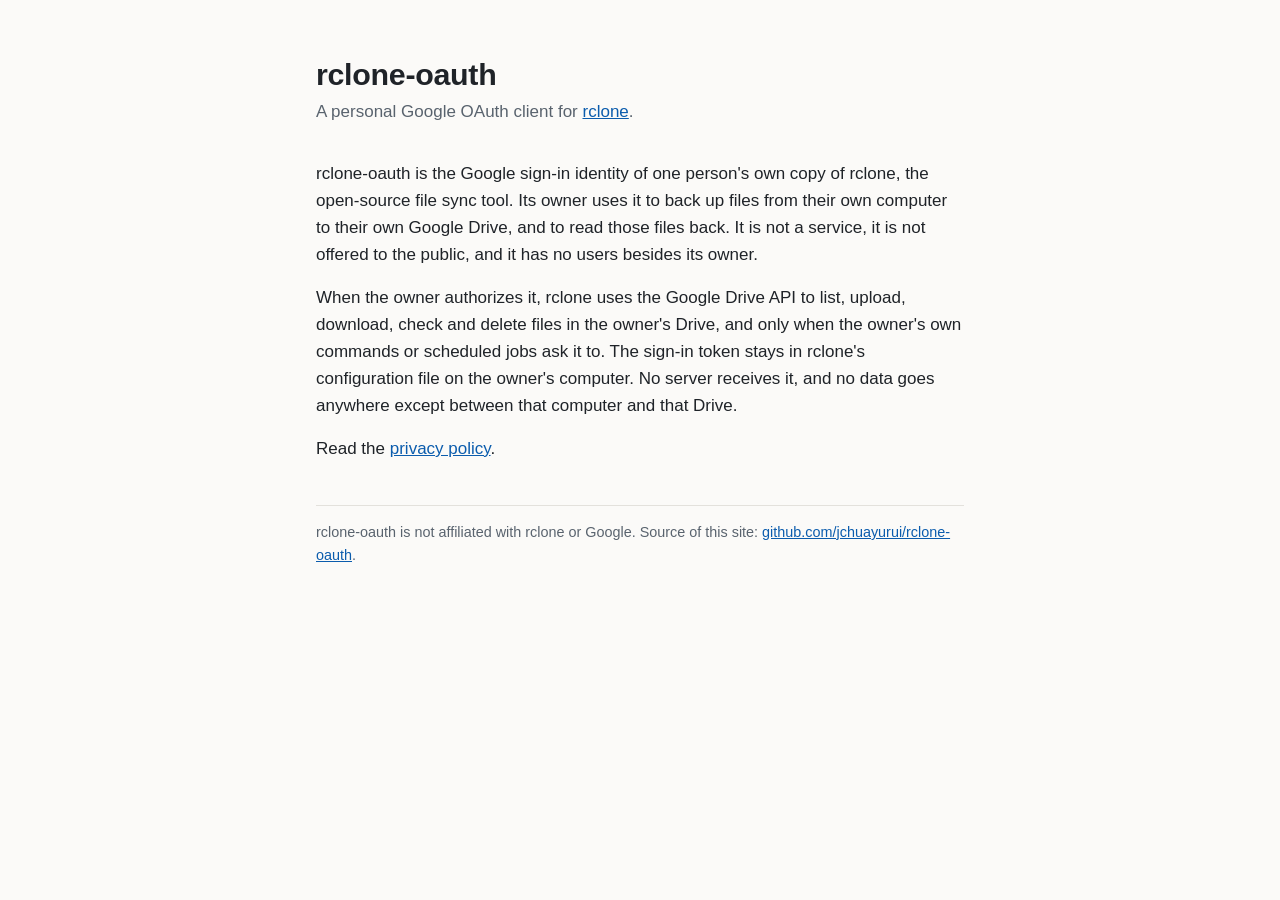
<file: index.html>
<!doctype html>
<html lang="en">
<head>
  <meta charset="utf-8">
  <meta name="viewport" content="width=device-width, initial-scale=1">
  <title>rclone-oauth</title>
  <meta name="description" content="rclone-oauth: a personal Google OAuth client that lets rclone back up its owner's files to their own Google Drive.">
  <link rel="stylesheet" href="style.css">
</head>
<body>
<main>
  <h1>rclone-oauth</h1>
  <p class="lede">A personal Google OAuth client for <a href="https://rclone.org/">rclone</a>.</p>

  <p>rclone-oauth is the Google sign-in identity of one person's own copy of rclone, the open-source file sync tool.
    Its owner uses it to back up files from their own computer to their own Google Drive, and to read those files
    back. It is not a service, it is not offered to the public, and it has no users besides its owner.</p>

  <p>When the owner authorizes it, rclone uses the Google Drive API to list, upload, download, check and delete files
    in the owner's Drive, and only when the owner's own commands or scheduled jobs ask it to. The sign-in token stays
    in rclone's configuration file on the owner's computer. No server receives it, and no data goes anywhere except
    between that computer and that Drive.</p>

  <p>Read the <a href="privacy.html">privacy policy</a>.</p>

  <footer>
    rclone-oauth is not affiliated with rclone or Google.
    Source of this site: <a href="https://github.com/jchuayurui/rclone-oauth">github.com/jchuayurui/rclone-oauth</a>.
  </footer>
</main>
</body>
</html>
</file>
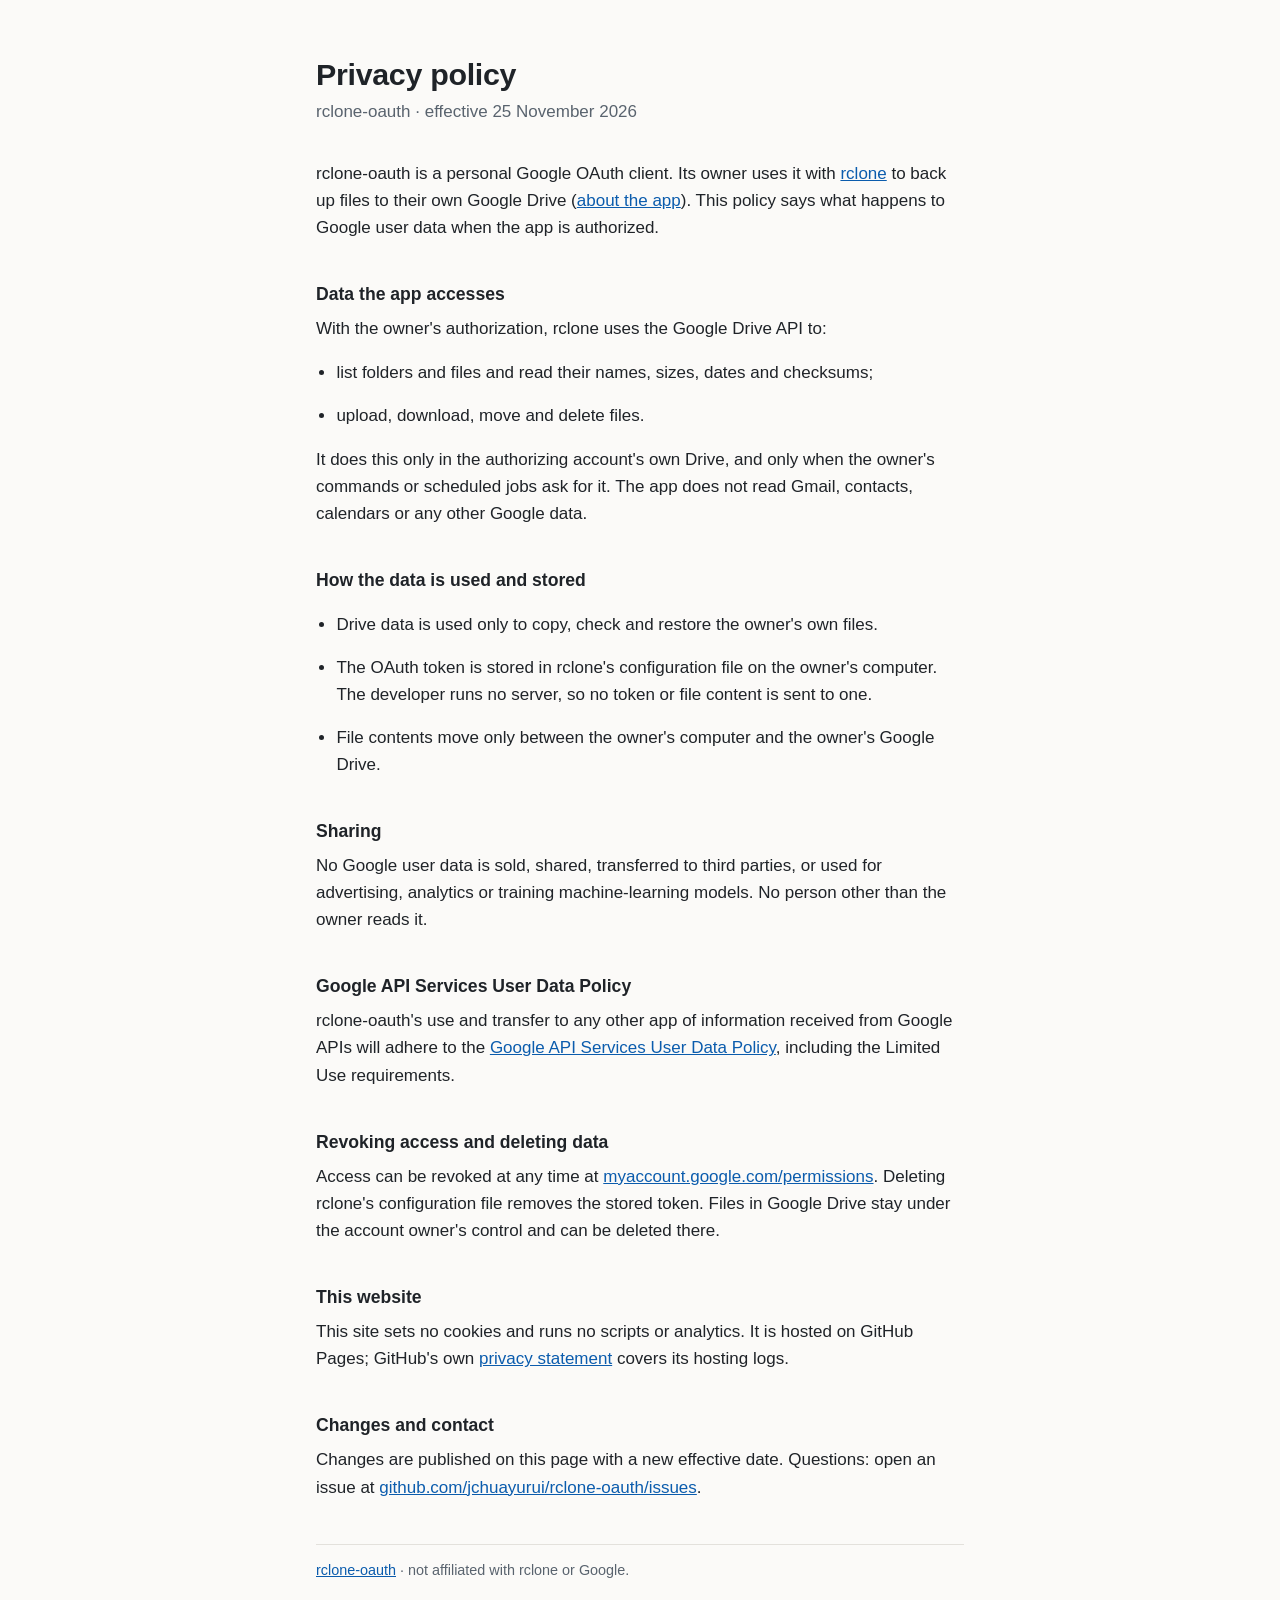
<file: privacy.html>
<!doctype html>
<html lang="en">
<head>
  <meta charset="utf-8">
  <meta name="viewport" content="width=device-width, initial-scale=1">
  <title>rclone-oauth privacy policy</title>
  <meta name="description" content="Privacy policy of rclone-oauth, a personal Google OAuth client for rclone.">
  <link rel="stylesheet" href="style.css">
</head>
<body>
<main>
  <h1>Privacy policy</h1>
  <p class="lede">rclone-oauth · effective 25 November 2026</p>

  <p>rclone-oauth is a personal Google OAuth client. Its owner uses it with <a href="https://rclone.org/">rclone</a>
    to back up files to their own Google Drive (<a href="./">about the app</a>). This policy says what happens to
    Google user data when the app is authorized.</p>

  <h2>Data the app accesses</h2>
  <p>With the owner's authorization, rclone uses the Google Drive API to:</p>
  <ul>
    <li>list folders and files and read their names, sizes, dates and checksums;</li>
    <li>upload, download, move and delete files.</li>
  </ul>
  <p>It does this only in the authorizing account's own Drive, and only when the owner's commands or scheduled jobs
    ask for it. The app does not read Gmail, contacts, calendars or any other Google data.</p>

  <h2>How the data is used and stored</h2>
  <ul>
    <li>Drive data is used only to copy, check and restore the owner's own files.</li>
    <li>The OAuth token is stored in rclone's configuration file on the owner's computer. The developer runs no
      server, so no token or file content is sent to one.</li>
    <li>File contents move only between the owner's computer and the owner's Google Drive.</li>
  </ul>

  <h2>Sharing</h2>
  <p>No Google user data is sold, shared, transferred to third parties, or used for advertising, analytics or
    training machine-learning models. No person other than the owner reads it.</p>

  <h2>Google API Services User Data Policy</h2>
  <p>rclone-oauth's use and transfer to any other app of information received from Google APIs will adhere to the
    <a href="https://developers.google.com/terms/api-services-user-data-policy">Google API Services User Data
    Policy</a>, including the Limited Use requirements.</p>

  <h2>Revoking access and deleting data</h2>
  <p>Access can be revoked at any time at
    <a href="https://myaccount.google.com/permissions">myaccount.google.com/permissions</a>. Deleting rclone's
    configuration file removes the stored token. Files in Google Drive stay under the account owner's control and
    can be deleted there.</p>

  <h2>This website</h2>
  <p>This site sets no cookies and runs no scripts or analytics. It is hosted on GitHub Pages; GitHub's own
    <a href="https://docs.github.com/en/site-policy/privacy-policies/github-general-privacy-statement">privacy
    statement</a> covers its hosting logs.</p>

  <h2>Changes and contact</h2>
  <p>Changes are published on this page with a new effective date. Questions: open an issue at
    <a href="https://github.com/jchuayurui/rclone-oauth/issues">github.com/jchuayurui/rclone-oauth/issues</a>.</p>

  <footer><a href="./">rclone-oauth</a> · not affiliated with rclone or Google.</footer>
</main>
</body>
</html>
</file>
<file: style.css>
:root {
  --bg: #fbfaf8;
  --fg: #1f2328;
  --muted: #59636e;
  --rule: #e3e1dc;
  --link: #0b5cad;
}
@media (prefers-color-scheme: dark) {
  :root {
    --bg: #151719;
    --fg: #e6e6e3;
    --muted: #a0a6ad;
    --rule: #2c3034;
    --link: #7ab4f5;
  }
}
* { box-sizing: border-box; }
body {
  margin: 0;
  background: var(--bg);
  color: var(--fg);
  font: 17px/1.6 -apple-system, BlinkMacSystemFont, "Segoe UI", Helvetica, Arial, sans-serif;
}
main { max-width: 680px; margin: 0 auto; padding: 56px 16px 72px; }
h1 { font-size: 1.9rem; line-height: 1.2; margin: 0 0 6px; letter-spacing: -0.01em; }
h2 { font-size: 1.1rem; margin: 2.2em 0 0.4em; }
p, li { margin: 0 0 0.9em; }
ul { padding-left: 1.2em; }
a { color: var(--link); }
.lede { color: var(--muted); margin-bottom: 2em; }
footer { margin-top: 3em; padding-top: 1em; border-top: 1px solid var(--rule); color: var(--muted); font-size: 0.9rem; }
code { font-size: 0.92em; }
</file>
